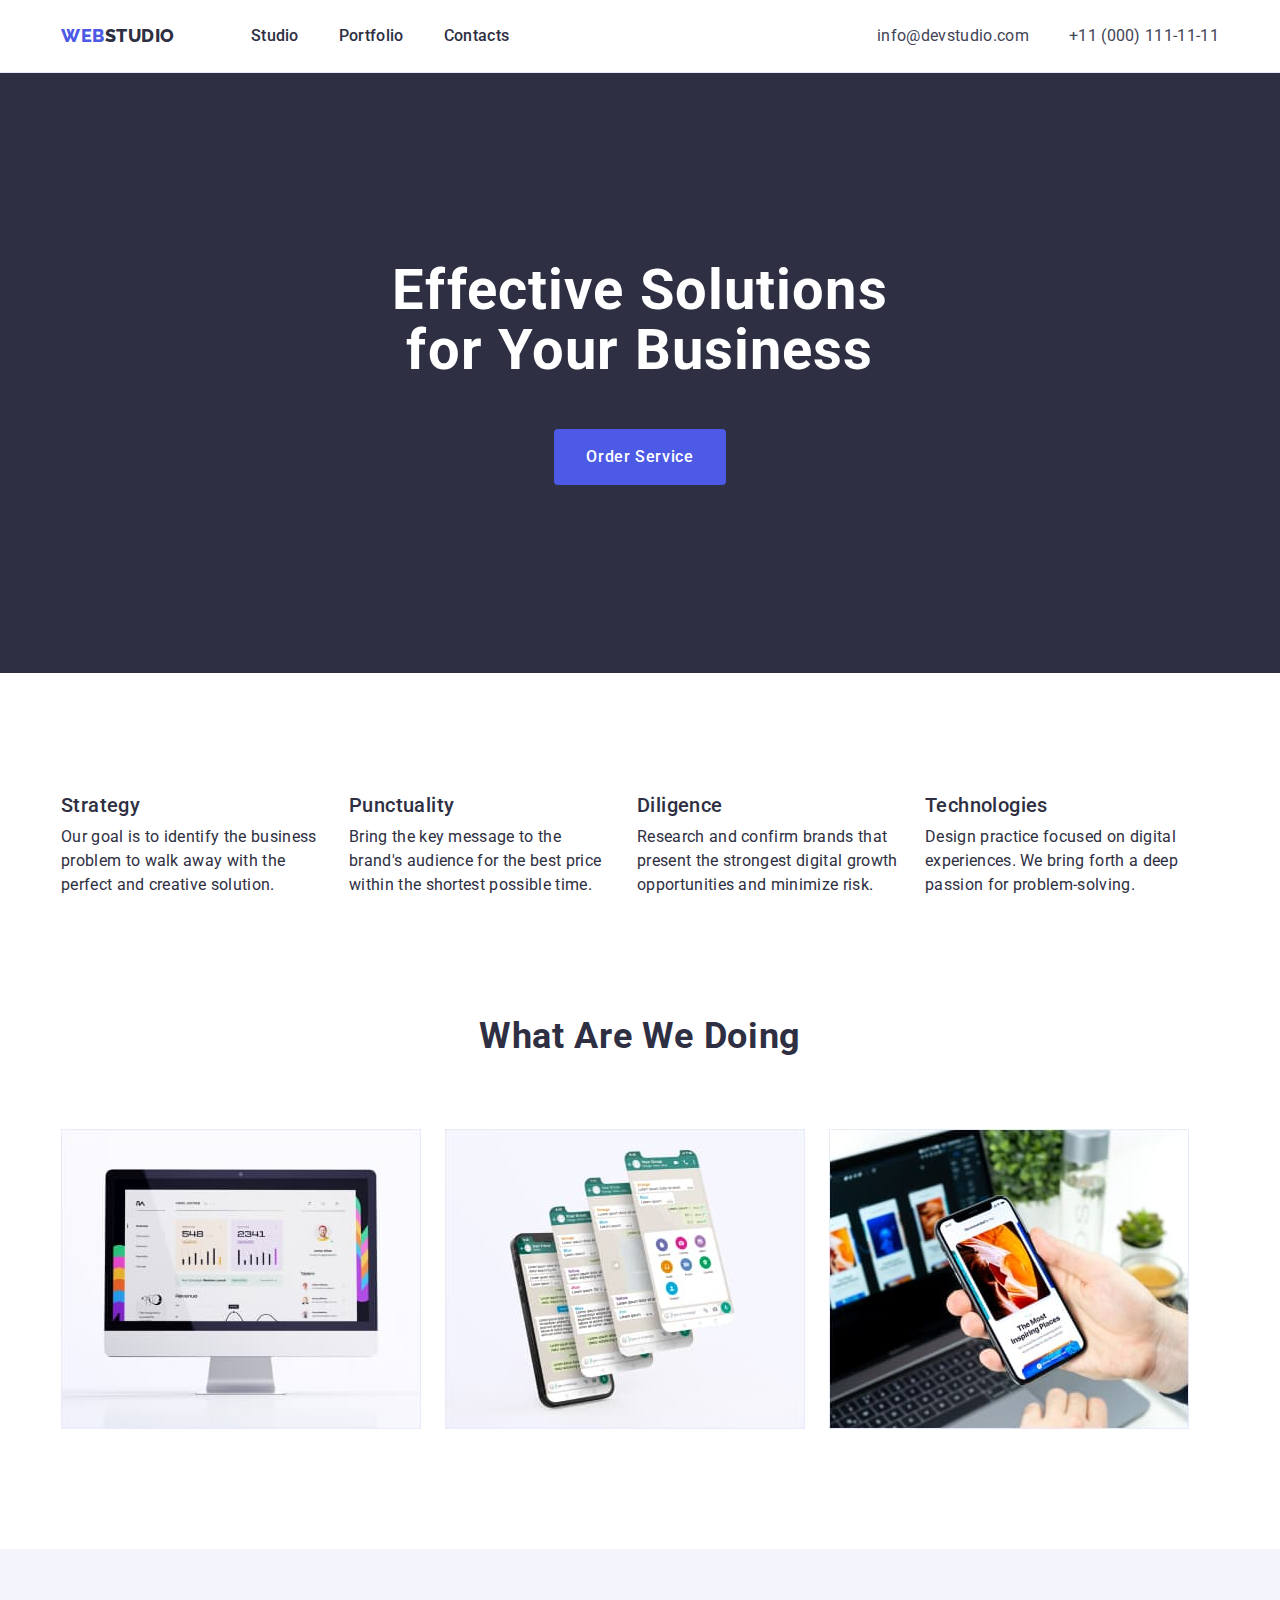
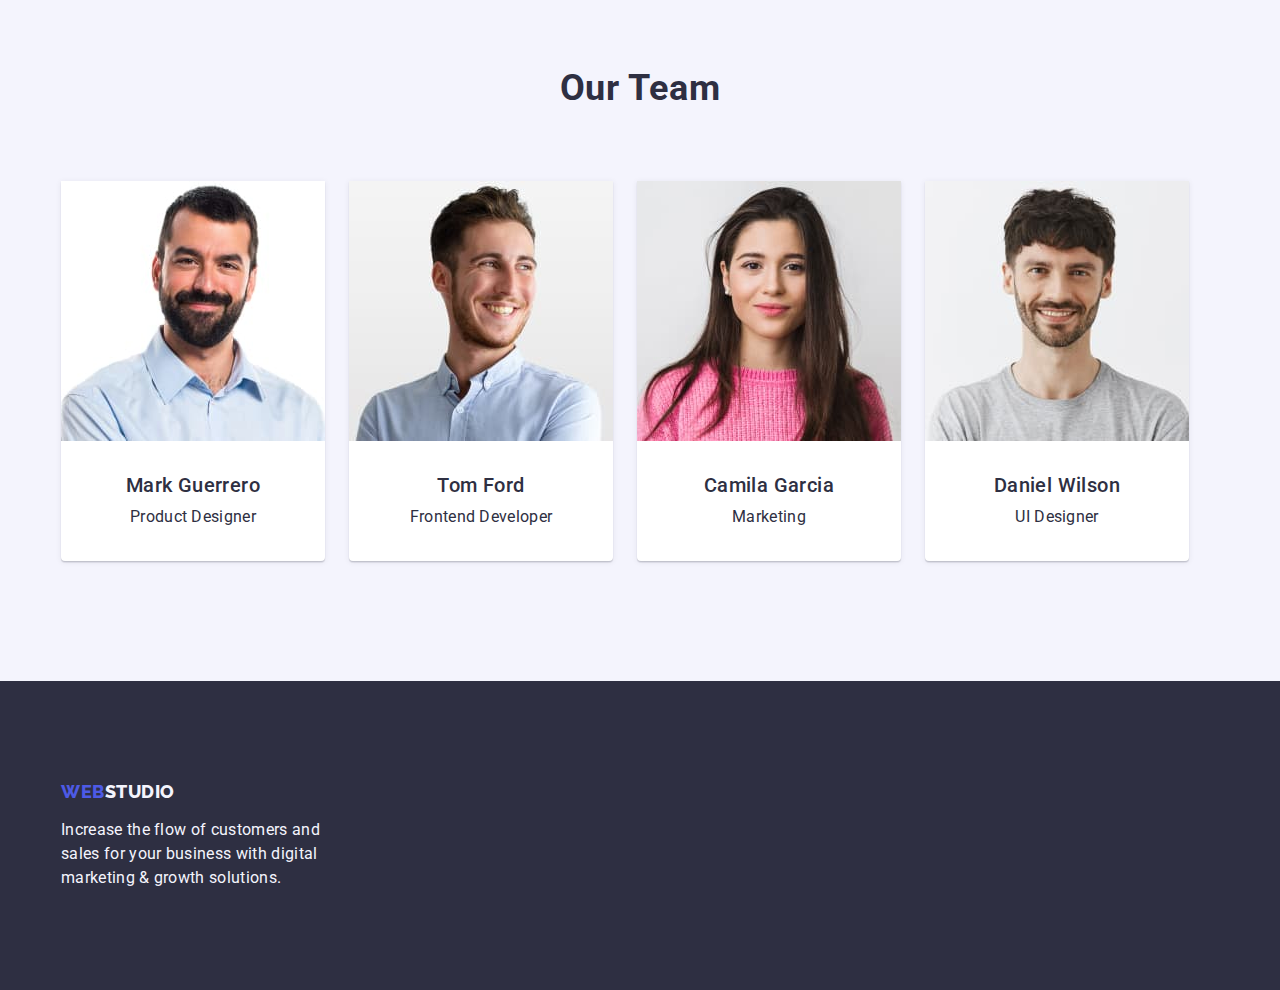
<file: index.html>
<!DOCTYPE html>
<html lang="en">
  <head>
    <meta charset="UTF-8" />
    <meta http-equiv="X-UA-Compatible" content="IE=edge" />
    <meta name="viewport" content="width=device-width, initial-scale=1.0" />
    <link rel="preconnect" href="https://fonts.googleapis.com" />
    <link rel="preconnect" href="https://fonts.gstatic.com" crossorigin />
    <link
      rel="stylesheet"
      href="https://fonts.googleapis.com/css2?family=Raleway:wght@800&family=Roboto:wght@400;500;700&display=swap"
    />
    <link
      rel="stylesheet"
      href="https://cdnjs.cloudflare.com/ajax/libs/modern-normalize/2.0.0/modern-normalize.min.css"
      integrity="sha512-4xo8blKMVCiXpTaLzQSLSw3KFOVPWhm/TRtuPVc4WG6kUgjH6J03IBuG7JZPkcWMxJ5huwaBpOpnwYElP/m6wg=="
      crossorigin="anonymous"
      referrerpolicy="no-referrer"
    />
    <link rel="stylesheet" href="./css/styles.css" />
    <title>Document</title>
  </head>

  <body>
    <header class="header">
      <div class="container">
        <nav class="site-nav">
          <a href="./index.html" class="logo link"
            >Web<span class="logo-word">Studio</span></a
          >
          <ul class="list">
            <li>
              <a href="./index.html" class="list-item link">Studio</a>
            </li>
            <li>
              <a href="./portfolio.html" class="list-item link">Portfolio</a>
            </li>
            <li>
              <a href="" class="list-item link">Contacts</a>
            </li>
          </ul>
        </nav>

        <address class="address-nav">
          <ul class="list">
            <li class="list-item">
              <a href="mailto:info@devstudio.com" class="link"
                >info@devstudio.com</a
              >
            </li>
            <li class="list-item">
              <a href="tel:+110001111111" class="link">+11 (000) 111-11-11</a>
            </li>
          </ul>
        </address>
      </div>
    </header>

    <main>
      <section class="hero">
        <div class="hero-container container">
          <h1 class="header">Effective Solutions for Your Business</h1>
          <button type="button" class="button">Order Service</button>
        </div>
      </section>

      <section class="traits">
        <div class="container">
          <h2 class="visually-hidden">Our traits</h2>
          <ul class="list">
            <li class="list-item">
              <h3 class="header">Strategy</h3>
              <p class="paragraph">
                Our goal is to identify the business problem to walk away with
                the perfect and creative solution.
              </p>
            </li>
            <li class="list-item">
              <h3 class="header">Punctuality</h3>
              <p class="paragraph">
                Bring the key message to the brand's audience for the best price
                within the shortest possible time.
              </p>
            </li>
            <li class="list-item">
              <h3 class="header">Diligence</h3>
              <p class="paragraph">
                Research and confirm brands that present the strongest digital
                growth opportunities and minimize risk.
              </p>
            </li>
            <li class="list-item">
              <h3 class="header">Technologies</h3>
              <p class="paragraph">
                Design practice focused on digital experiences. We bring forth a
                deep passion for problem-solving.
              </p>
            </li>
          </ul>
        </div>
      </section>

      <section class="projects">
        <div class="container">
          <h2 class="header">What are we doing</h2>
          <ul class="list">
            <li class="projects-item">
              <img
                src="./images/what_we_doing_img_1.jpg"
                alt="Screen with charts"
                width="360"
              />
            </li>
            <li class="projects-item">
              <img
                src="./images/what_we_doing_img_2.jpg"
                alt="Smartphone with messenger"
                width="360"
              />
            </li>
            <li class="projects-item">
              <img
                src="./images/what_we_doing_img_3.jpg"
                alt="Smartphone and laptop demonstrating app"
                width="360"
              />
            </li>
          </ul>
        </div>
      </section>

      <section class="team">
        <div class="container">
          <h2 class="header">Our Team</h2>
          <ul class="list">
            <li class="member-card">
              <img
                src="./images/our_team_1.jpg"
                alt="Product Designer"
                width="264"
              />
              <div class="member-text">
                <h3 class="member-name">Mark Guerrero</h3>
                <p class="member-role">Product Designer</p>
              </div>
            </li>
            <li class="member-card">
              <img
                src="./images/our_team_2.jpg"
                alt="Frontend Developer"
                width="264"
              />
              <div class="member-text">
                <h3 class="member-name">Tom Ford</h3>
                <p class="member-role">Frontend Developer</p>
              </div>
            </li>
            <li class="member-card">
              <img src="./images/our_team_3.jpg" alt="Marketing" width="264" />
              <div class="member-text">
                <h3 class="member-name">Camila Garcia</h3>
                <p class="member-role">Marketing</p>
              </div>
            </li>
            <li class="member-card">
              <img
                src="./images/our_team_4.jpg"
                alt="UI Designer"
                width="264"
              />
              <div class="member-text">
                <h3 class="member-name">Daniel Wilson</h3>
                <p class="member-role">UI Designer</p>
              </div>
            </li>
          </ul>
        </div>
      </section>
    </main>
    <footer class="footer">
      <div class="container">
        <a href="./index.html" class="logo link"
          >Web<span class="logo-word">Studio</span></a
        >
        <p class="footer-text">
          Increase the flow of customers and sales for your business with
          digital marketing & growth solutions.
        </p>
      </div>
    </footer>
  </body>
</html>
</file>
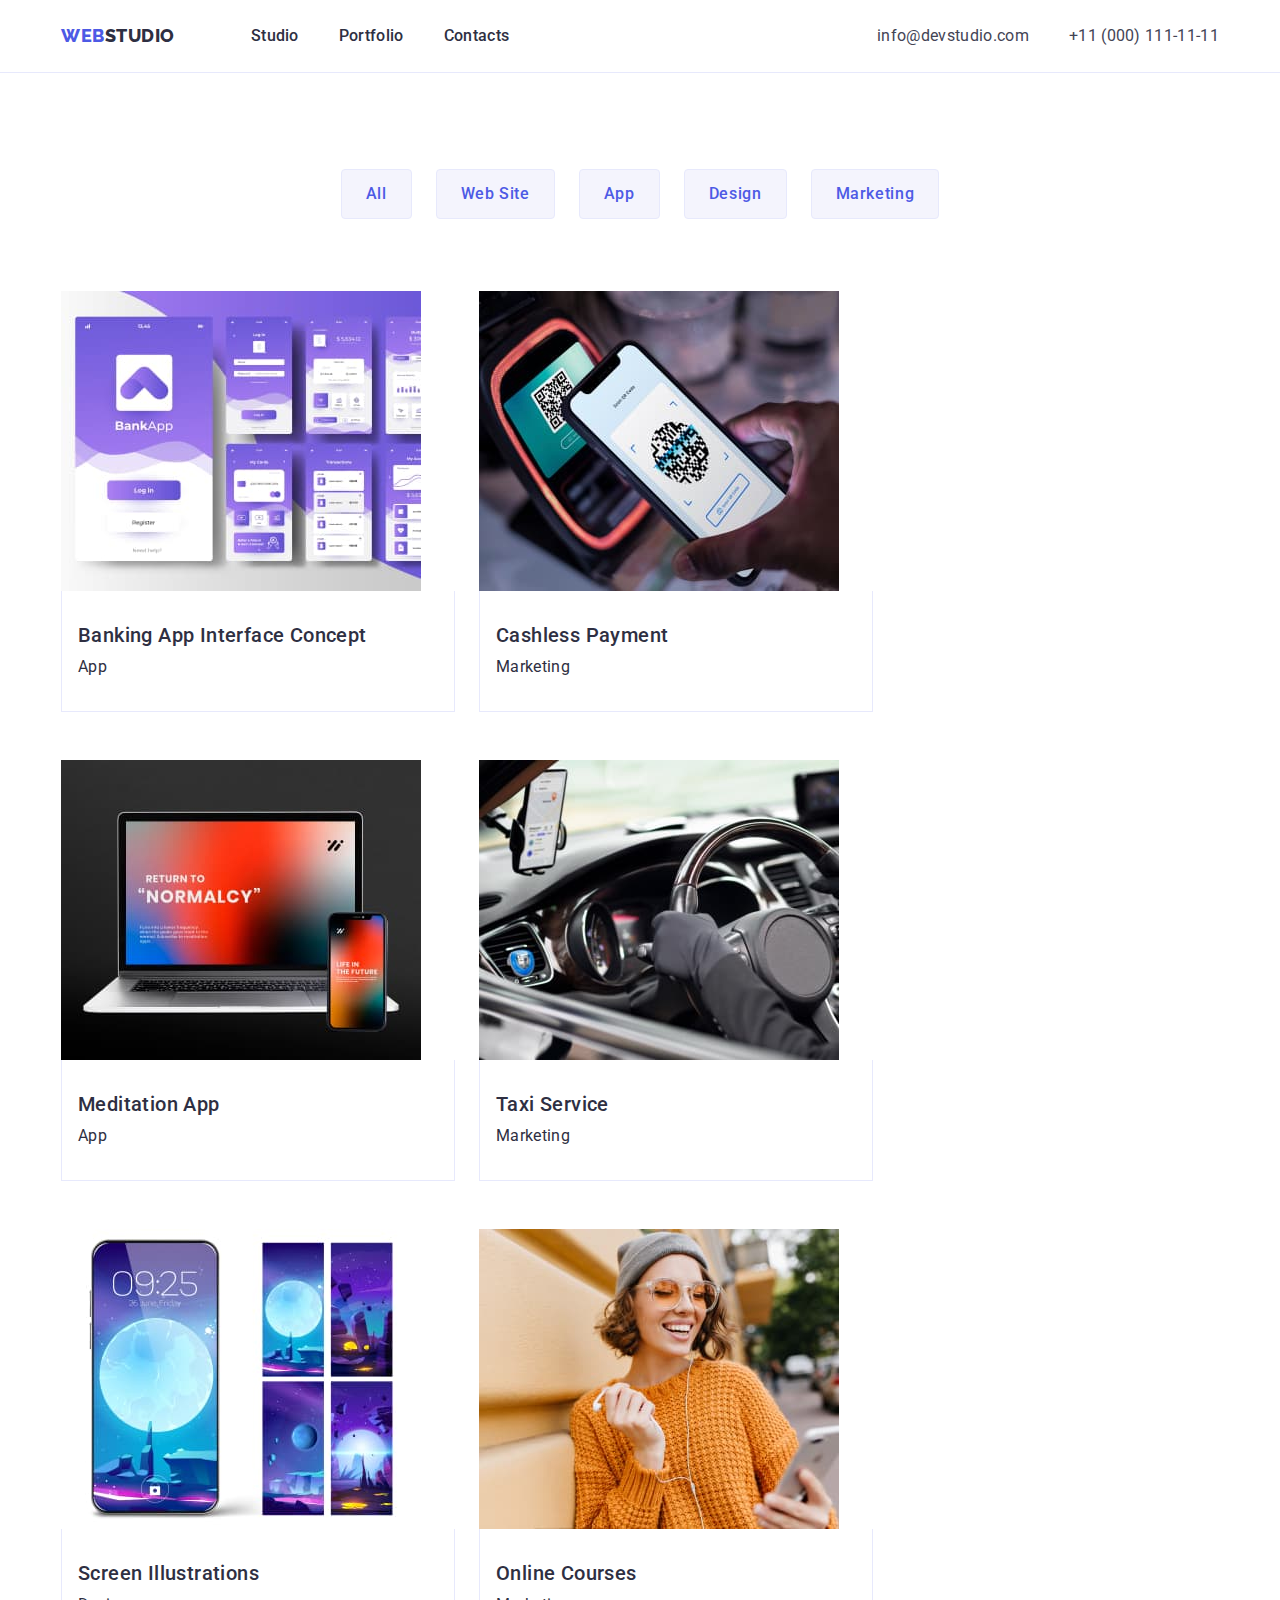
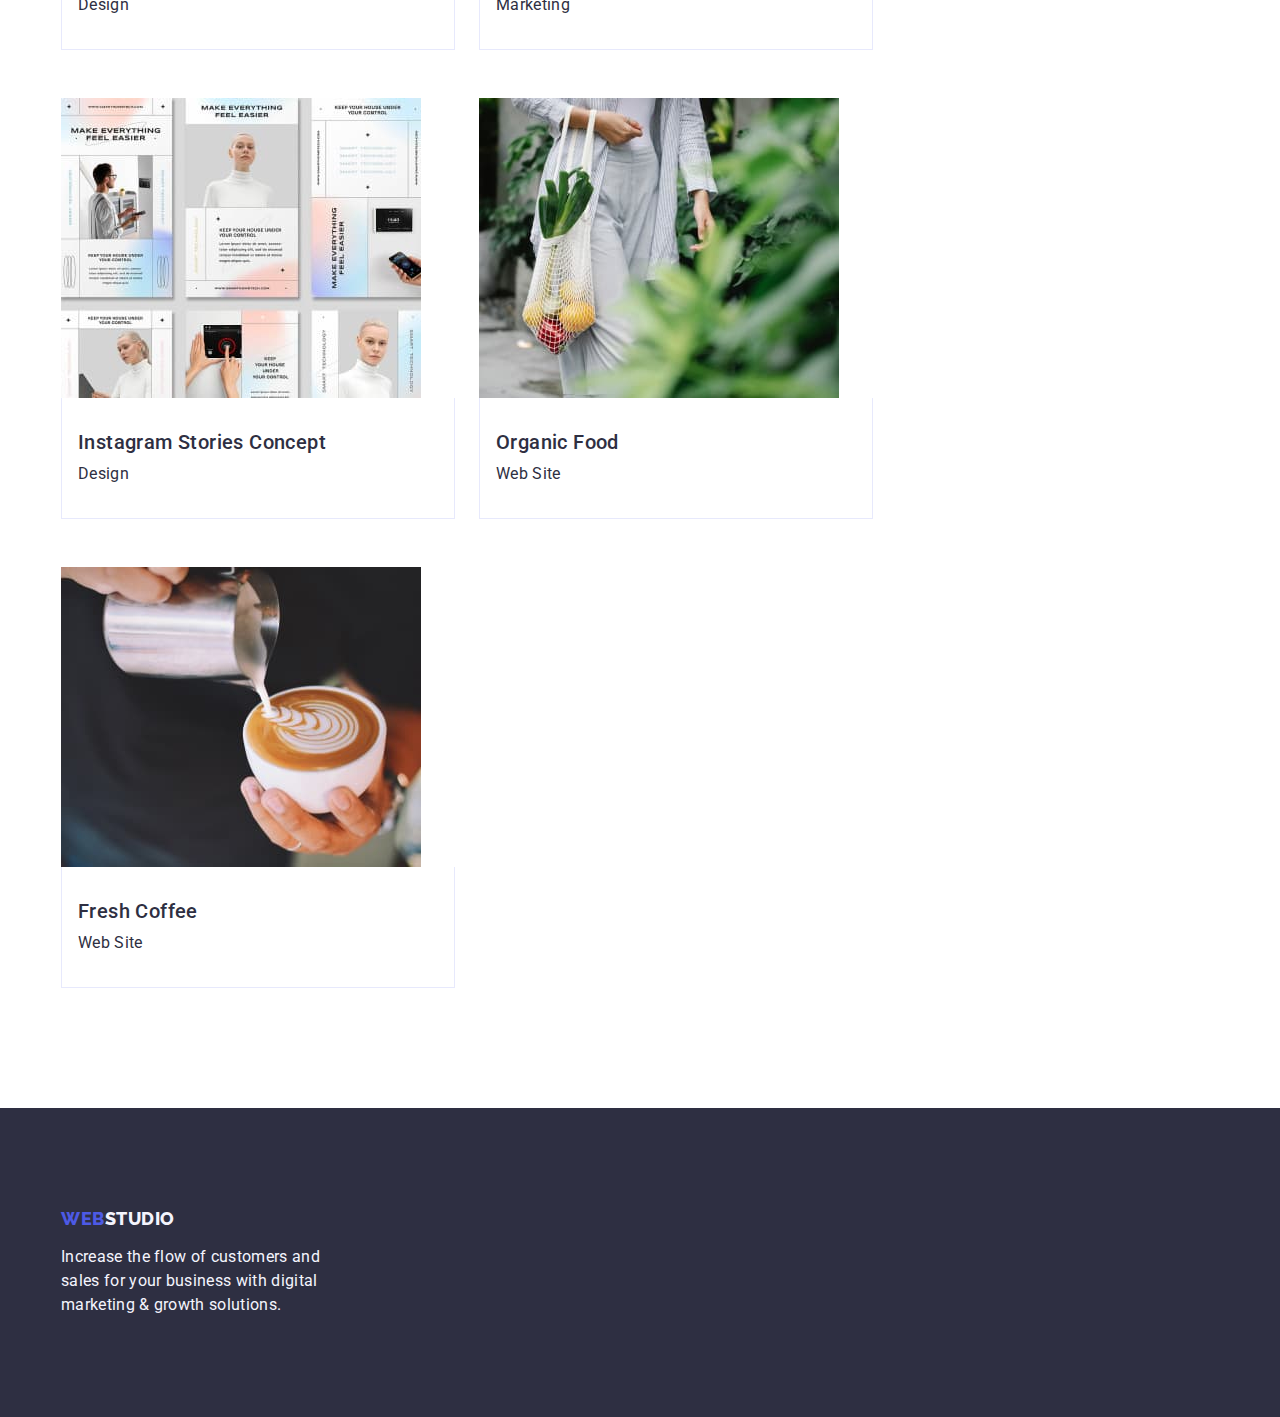
<file: portfolio.html>
<!DOCTYPE html>
<html lang="en">
  <head>
    <meta charset="UTF-8" />
    <meta http-equiv="X-UA-Compatible" content="IE=edge" />
    <meta name="viewport" content="width=device-width, initial-scale=1.0" />
    <link rel="preconnect" href="https://fonts.googleapis.com" />
    <link rel="preconnect" href="https://fonts.gstatic.com" crossorigin />
    <link
      rel="stylesheet"
      href="https://fonts.googleapis.com/css2?family=Raleway:wght@800&family=Roboto:wght@400;500;700&display=swap"
    />
    <link
      rel="stylesheet"
      href="https://cdnjs.cloudflare.com/ajax/libs/modern-normalize/2.0.0/modern-normalize.min.css"
      integrity="sha512-4xo8blKMVCiXpTaLzQSLSw3KFOVPWhm/TRtuPVc4WG6kUgjH6J03IBuG7JZPkcWMxJ5huwaBpOpnwYElP/m6wg=="
      crossorigin="anonymous"
      referrerpolicy="no-referrer"
    />
    <link rel="stylesheet" href="./css/styles.css" />
    <title>Document</title>
  </head>

  <body>
    <header class="header">
      <div class="container">
        <nav class="site-nav">
          <a href="./index.html" class="logo link"
            >Web<span class="logo-word">Studio</span></a
          >
          <ul class="list">
            <li>
              <a href="./index.html" class="list-item link">Studio</a>
            </li>
            <li>
              <a href="./portfolio.html" class="list-item link">Portfolio</a>
            </li>
            <li>
              <a href="" class="list-item link">Contacts</a>
            </li>
          </ul>
        </nav>

        <address class="address-nav">
          <ul class="list">
            <li>
              <a href="mailto:info@devstudio.com" class="link"
                >info@devstudio.com</a
              >
            </li>
            <li>
              <a href="tel:+110001111111" class="link">+11 (000) 111-11-11</a>
            </li>
          </ul>
        </address>
      </div>
    </header>

    <main>
      <section class="portfolio">
        <div class="container">
          <h1 class="visually-hidden">Portfolio</h1>
          <ul class="button-list list">
            <li>
              <button type="button" class="button">All</button>
            </li>
            <li>
              <button type="button" class="button">Web Site</button>
            </li>
            <li>
              <button type="button" class="button">App</button>
            </li>
            <li>
              <button type="button" class="button">Design</button>
            </li>
            <li>
              <button type="button" class="button">Marketing</button>
            </li>
          </ul>

          <ul class="projects-list list">
            <li class="portfolio-item">
              <a href="" class="link">
                <img
                  src="./images/banking_app.jpg"
                  alt="Banking App Interface Concept"
                  width="360"
                />
                <div class="portfolio-item-text">
                  <h2 class="header">Banking App Interface Concept</h2>
                  <p class="text">App</p>
                </div>
              </a>
            </li>
            <li class="portfolio-item">
              <a href="" class="link">
                <img
                  src="./images/cashless_payment.jpg"
                  alt="Cashless Payment"
                  width="360"
                />
                <div class="portfolio-item-text">
                  <h2 class="header">Cashless Payment</h2>
                  <p class="text">Marketing</p>
                </div>
              </a>
            </li>
            <li class="portfolio-item">
              <a href="" class="link">
                <img
                  src="./images/meditation_app.jpg"
                  alt="Meditation App"
                  width="360"
                />
                <div class="portfolio-item-text">
                  <h2 class="header">Meditation App</h2>
                  <p class="text">App</p>
                </div>
              </a>
            </li>
            <li class="portfolio-item">
              <a href="" class="link">
                <img
                  src="./images/taxi_service.jpg"
                  alt="Taxi Service"
                  width="360"
                />
                <div class="portfolio-item-text">
                  <h2 class="header">Taxi Service</h2>
                  <p class="text">Marketing</p>
                </div>
              </a>
            </li>
            <li class="portfolio-item">
              <a href="" class="link">
                <img
                  src="./images/screen_illustrations.jpg"
                  alt="Screen Illustrations"
                  width="360"
                />
                <div class="portfolio-item-text">
                  <h2 class="header">Screen Illustrations</h2>
                  <p class="text">Design</p>
                </div>
              </a>
            </li>
            <li class="portfolio-item">
              <a href="" class="link">
                <img
                  src="./images/online_courses.jpg"
                  alt="Online Courses"
                  width="360"
                />
                <div class="portfolio-item-text">
                  <h2 class="header">Online Courses</h2>
                  <p class="text">Marketing</p>
                </div>
              </a>
            </li>
            <li class="portfolio-item">
              <a href="" class="link">
                <img
                  src="./images/instagram_stories.jpg"
                  alt="Instagram Stories Concept"
                  width="360"
                />
                <div class="portfolio-item-text">
                  <h2 class="header">Instagram Stories Concept</h2>
                  <p class="text">Design</p>
                </div>
              </a>
            </li>
            <li class="portfolio-item">
              <a href="" class="link">
                <img
                  src="./images/organic_food.jpg"
                  alt="Organic Food"
                  width="360"
                />
                <div class="portfolio-item-text">
                  <h2 class="header">Organic Food</h2>
                  <p class="text">Web Site</p>
                </div>
              </a>
            </li>
            <li class="portfolio-item">
              <a href="" class="link">
                <img
                  src="./images/fresh_coffee.jpg"
                  alt="Fresh Coffee"
                  width="360"
                />
                <div class="portfolio-item-text">
                  <h2 class="header">Fresh Coffee</h2>
                  <p class="text">Web Site</p>
                </div>
              </a>
            </li>
          </ul>
        </div>
      </section>
    </main>

    <footer class="footer">
      <div class="container">
        <a href="./index.html" class="logo link"
          >Web<span class="logo-word">Studio</span></a
        >
        <p class="footer-text">
          Increase the flow of customers and sales for your business with
          digital marketing & growth solutions.
        </p>
      </div>
    </footer>
  </body>
</html>
</file>
<file: css/styles.css>
:root {
  --main-blue-color: #4d5ae5;
  --main-header-color: #2e2f42;
  --main-text-color: #434455;
  --link-hover-color: #404bbf;
  --cloud: #f4f4fd;
  --cornflower: #e7e9fc;
}

/* Reset */

h1,
h2,
h3,
ul,
li,
p {
  color: var(--main-header-color);
  margin: 0;
  padding: 0;
}

body {
  margin: 0;
  font-family: 'Roboto', sans-serif;
  font-size: 16px;
  line-height: 1.5;
  letter-spacing: 0.02em;
  color: var(--main-text-color);
  background-color: #ffffff;
}

ul {
  list-style: none;
}

img {
  display: block;
}

.visually-hidden {
  position: absolute;
  width: 1px;
  height: 1px;
  margin: -1px;
  border: 0;
  padding: 0;

  white-space: nowrap;
  clip-path: inset(100%);
  clip: rect(0 0 0 0);
  overflow: hidden;
}

.container {
  width: 1158px;
  padding: 0 15px;
  margin: 0 auto;
}

header {
  border-bottom: 1px solid var(--cornflower);
}

header .container {
  display: flex;
  align-items: center;
}

header .list-item {
  padding: 24px 0;
}

.link {
  text-decoration: none;
}

.button-list {
  display: flex;
  gap: 24px;
  margin-bottom: 72px;
  justify-content: center;
}

.projects-list {
  display: flex;
  flex-wrap: wrap;
  column-gap: 24px;
  row-gap: 48px;
}

.portfolio {
  padding-top: 96px;
  padding-bottom: 120px;
}

.portfolio .container {
  display: flex;
  flex-direction: column;
  align-items: center;
}

.portfolio .button {
  color: var(--main-blue-color);
  background-color: var(--cloud);
  border-color: transparent;
  font-family: 'Roboto', sans-serif;
  font-style: normal;
  font-weight: 500;
  font-size: 16px;
  line-height: 1.5;
  letter-spacing: 0.04em;
  cursor: pointer;
  padding: 12px 24px;
  border-radius: 4px;
  border: 1px solid var(--cornflower);
}

.portfolio-item .header {
  color: var(--main-header-color);
  font-family: 'Roboto', sans-serif;
  font-style: normal;
  font-weight: 500;
  font-size: 20px;
  line-height: 1.2;
  letter-spacing: 0.02em;
  margin-bottom: 8px;
}

.portfolio .button:hover,
.portfolio .button:focus {
  color: #ffffff;
  background-color: var(--link-hover-color);
  border: 1px solid transparent;
}

.portfolio-item-text {
  color: var(--main-text-color);
  width: 360px;
  padding: 32px 16px;
  border: 1px solid var(--cornflower);
  border-top: 0;
}

.logo {
  color: var(--main-blue-color);
  font-family: 'Raleway', sans-serif;
  font-weight: 800;
  font-size: 18px;
  line-height: 1.17;
  letter-spacing: 0.03em;
  text-transform: uppercase;
  margin-right: 76px;
}

.logo-word {
  color: var(--main-header-color);
}

.site-nav {
  width: 261px;
  display: flex;
  align-items: center;
}

.site-nav .list {
  display: flex;
  gap: 40px;
}

.site-nav .list .link {
  color: var(--main-header-color);
  font-weight: 500;
  font-size: 16px;
  line-height: 1.5;
  letter-spacing: 0.02em;
  display: block;
}

.button {
  display: flex;
  border: none;
}

.site-nav .list .link:hover,
.site-nav .list .link:focus {
  color: var(--link-hover-color);
}

.address-nav {
  font-style: normal;
  margin-left: auto;
}

.address-nav .list {
  display: flex;
  gap: 40px;
}

.address-nav .link {
  color: var(--main-text-color);
}

.address-nav .link:hover,
.address-nav .link:focus {
  color: var(--link-hover-color);
}

.hero {
  background-color: var(--main-header-color);
  margin: 0 auto;
  padding: 188px 0;
}

.hero-container {
  display: flex;
  justify-content: center;
  align-items: center;
  flex-direction: column;
  gap: 48px;
}

.hero .header {
  color: #ffffff;
  font-weight: 700;
  font-size: 56px;
  line-height: 1.07;
  text-align: center;
  letter-spacing: 0.02em;
  max-width: 496px;
}

.hero .button {
  color: #ffffff;
  background-color: var(--main-blue-color);
  font-family: 'Roboto', sans-serif;
  font-weight: 500;
  font-size: 16px;
  line-height: 1.5;
  text-align: center;
  letter-spacing: 0.04em;
  cursor: pointer;
  margin: 0 auto;
  padding: 16px 32px;
  border-radius: 4px;
  display: block;
  min-width: 169px;
}

.hero .button:hover,
.hero .button:focus {
  background-color: var(--link-hover-color);
}

.traits {
  padding: 120px 0;
}

.traits .header {
  font-weight: 500;
  font-size: 20px;
  line-height: 1.2;
  letter-spacing: 0.02em;
  margin-bottom: 8px;
}

.traits .list {
  display: flex;
  gap: 24px;
}

.traits .list-item {
  width: 264px;
}

.projects .list,
.team .list {
  display: flex;
  gap: 24px;
}

.projects .header {
  margin-bottom: 72px;
}

.projects {
  padding-bottom: 120px;
}

.projects-item {
  height: 300px;
  flex-basis: calc(100% - 48px) / 3;
}

.member-name {
  font-weight: 500;
  font-size: 20px;
  line-height: 1.2;
  text-align: center;
  letter-spacing: 0.02em;
  margin-bottom: 8px;
}

.member-role {
  text-align: center;
}

.team {
  background-color: var(--cloud);
  padding: 120px 0;
}

.team .header {
  margin-bottom: 72px;
}

.team .member-text {
  padding: 32px 16px;
}

.projects .header,
.team .header {
  font-weight: 700;
  font-size: 36px;
  line-height: 1.11;
  text-align: center;
  letter-spacing: 0.02em;
  text-transform: capitalize;
}

.member-card {
  background-color: #ffffff;
  width: 264px;
  border-radius: 0px 0px 4px 4px;
  box-shadow: 0px 2px 1px 0px rgba(46, 47, 66, 0.08),
    0px 1px 1px 0px rgba(46, 47, 66, 0.16),
    0px 1px 6px 0px rgba(46, 47, 66, 0.08);
}

.member-text {
  display: flex;
  flex-direction: column;
}

.footer {
  background-color: var(--main-header-color);
  padding: 100px 0;
}

.footer .logo {
  display: inline-block;
  margin-bottom: 16px;
}

.footer .logo-word {
  color: var(--cloud);
}

.footer-text {
  color: var(--cloud);
  width: 264px;
}
</file>
